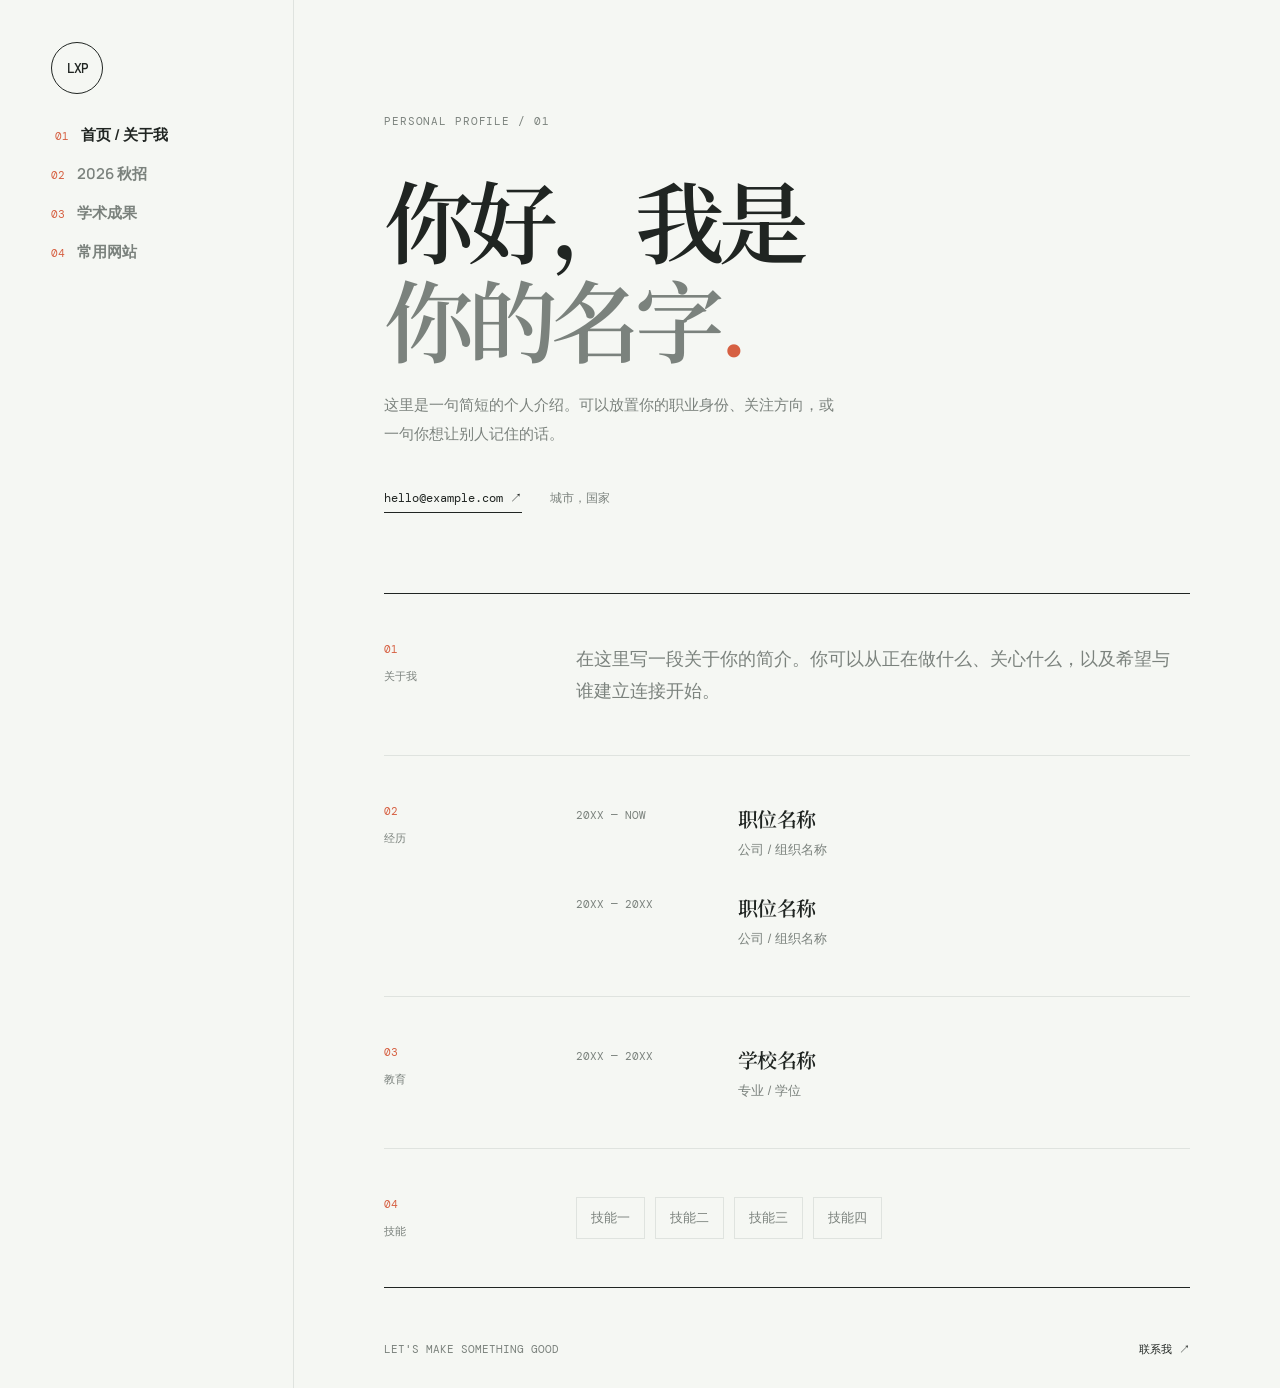
<file: index.html>
<!doctype html>
<html lang="zh-CN">
  <head>
    <meta charset="UTF-8" />
    <meta name="viewport" content="width=device-width, initial-scale=1.0" />
    <meta name="description" content="个人简历" />
    <title>个人简历 · Resume</title>
    <link rel="preconnect" href="https://fonts.googleapis.com" />
    <link rel="preconnect" href="https://fonts.gstatic.com" crossorigin />
    <link href="https://fonts.googleapis.com/css2?family=DM+Mono:wght@400;500&family=Manrope:wght@400;500;600;700&family=Noto+Serif+SC:wght@500;600;700&display=swap" rel="stylesheet" />
    <link rel="stylesheet" href="style.css" />
  </head>
  <body>
    <main class="page-shell">
      <aside class="sidebar">
        <div class="mark" aria-hidden="true">LXP</div>
        <nav class="site-nav" aria-label="主导航">
          <a class="active" href="index.html"><span>01</span>首页 / 关于我</a>
          <a href="hiring-2026.html"><span>02</span>2026 秋招</a>
          <a href="academic.html"><span>03</span>学术成果</a>
          <a href="common.html"><span>04</span>常用网站</a>
        </nav>
      </aside>

      <section class="content">
        <header class="hero">
          <p class="eyebrow">PERSONAL PROFILE / 01</p>
          <h1>你好，我是<br /><em>你的名字</em><span class="accent">.</span></h1>
          <p class="intro">这里是一句简短的个人介绍。可以放置你的职业身份、关注方向，或一句你想让别人记住的话。</p>
          <div class="contact-row">
            <a href="mailto:hello@example.com">hello@example.com ↗</a>
            <span>城市，国家</span>
          </div>
        </header>

        <div class="rule"></div>

        <section class="resume-section">
          <div class="section-label"><span>01</span><span>关于我</span></div>
          <div class="section-body empty-copy">在这里写一段关于你的简介。你可以从正在做什么、关心什么，以及希望与谁建立连接开始。</div>
        </section>

        <section class="resume-section split-section">
          <div class="section-label"><span>02</span><span>经历</span></div>
          <div class="section-body entries">
            <article class="entry">
              <div class="entry-meta">20XX — NOW</div>
              <div><h2>职位名称</h2><p>公司 / 组织名称</p></div>
            </article>
            <article class="entry">
              <div class="entry-meta">20XX — 20XX</div>
              <div><h2>职位名称</h2><p>公司 / 组织名称</p></div>
            </article>
          </div>
        </section>

        <section class="resume-section split-section">
          <div class="section-label"><span>03</span><span>教育</span></div>
          <div class="section-body entries">
            <article class="entry">
              <div class="entry-meta">20XX — 20XX</div>
              <div><h2>学校名称</h2><p>专业 / 学位</p></div>
            </article>
          </div>
        </section>

        <section class="resume-section split-section last-section">
          <div class="section-label"><span>04</span><span>技能</span></div>
          <div class="section-body skill-list">
            <span>技能一</span><span>技能二</span><span>技能三</span><span>技能四</span>
          </div>
        </section>

        <footer class="footer">
          <span>LET'S MAKE SOMETHING GOOD</span>
          <a href="mailto:hello@example.com">联系我 ↗</a>
        </footer>
      </section>
    </main>
  </body>
</html>
</file>
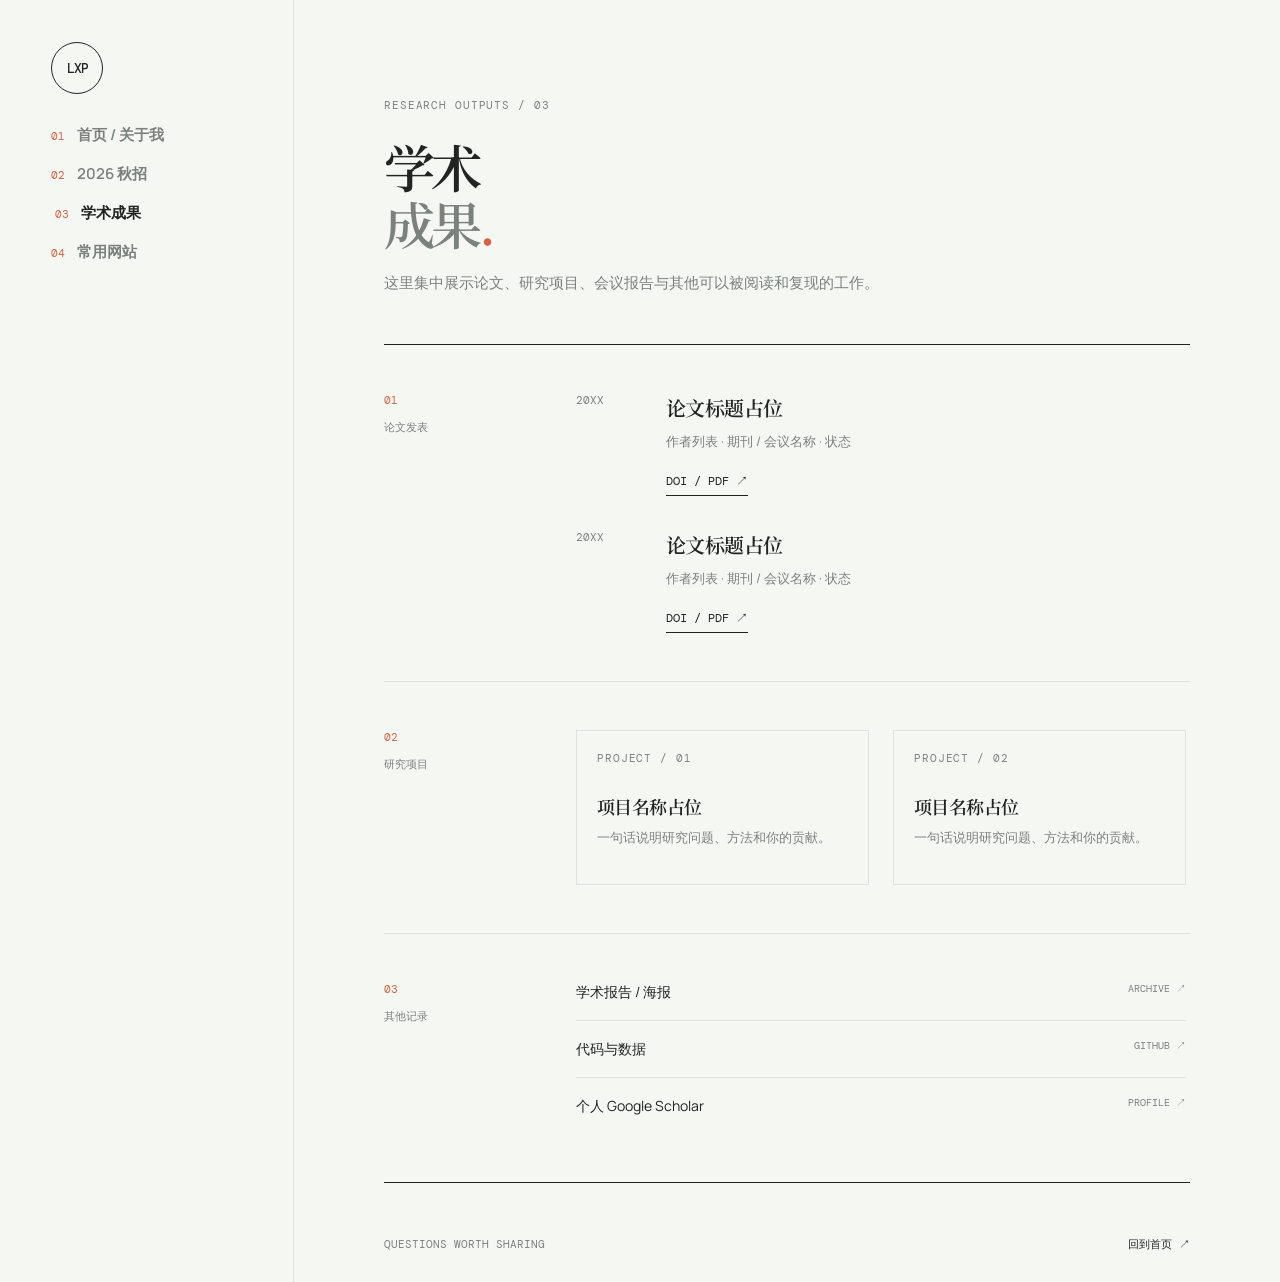
<file: academic.html>
<!doctype html>
<html lang="zh-CN">
  <head>
    <meta charset="UTF-8" />
    <meta name="viewport" content="width=device-width, initial-scale=1.0" />
    <meta name="description" content="学术成果与研究经历" />
    <title>学术成果 · Resume</title>
    <link rel="preconnect" href="https://fonts.googleapis.com" />
    <link rel="preconnect" href="https://fonts.gstatic.com" crossorigin />
    <link href="https://fonts.googleapis.com/css2?family=DM+Mono:wght@400;500&family=Manrope:wght@400;500;600;700&family=Noto+Serif+SC:wght@500;600;700&display=swap" rel="stylesheet" />
    <link rel="stylesheet" href="style.css" />
  </head>
  <body>
    <main class="page-shell">
      <aside class="sidebar">
        <div class="mark" aria-hidden="true">LXP</div>
        <nav class="site-nav" aria-label="主导航">
          <a href="index.html"><span>01</span>首页 / 关于我</a>
          <a href="hiring-2026.html"><span>02</span>2026 秋招</a>
          <a class="active" href="academic.html"><span>03</span>学术成果</a>
          <a href="common.html"><span>04</span>常用网站</a>
        </nav>
      </aside>

      <section class="content inner-page">
        <header class="page-heading">
          <p class="eyebrow">RESEARCH OUTPUTS / 03</p>
          <h1>学术<br /><em>成果</em><span class="accent">.</span></h1>
          <p class="intro">这里集中展示论文、研究项目、会议报告与其他可以被阅读和复现的工作。</p>
        </header>

        <div class="rule"></div>

        <section class="resume-section split-section">
          <div class="section-label"><span>01</span><span>论文发表</span></div>
          <div class="section-body publication-list">
            <article class="publication"><span class="pub-year">20XX</span><div><h2>论文标题占位</h2><p>作者列表 · 期刊 / 会议名称 · 状态</p><a href="#">DOI / PDF ↗</a></div></article>
            <article class="publication"><span class="pub-year">20XX</span><div><h2>论文标题占位</h2><p>作者列表 · 期刊 / 会议名称 · 状态</p><a href="#">DOI / PDF ↗</a></div></article>
          </div>
        </section>

        <section class="resume-section split-section">
          <div class="section-label"><span>02</span><span>研究项目</span></div>
          <div class="section-body project-grid">
            <article><span class="eyebrow">PROJECT / 01</span><h2>项目名称占位</h2><p>一句话说明研究问题、方法和你的贡献。</p></article>
            <article><span class="eyebrow">PROJECT / 02</span><h2>项目名称占位</h2><p>一句话说明研究问题、方法和你的贡献。</p></article>
          </div>
        </section>

        <section class="resume-section split-section last-section">
          <div class="section-label"><span>03</span><span>其他记录</span></div>
          <div class="section-body link-stack"><a href="#">学术报告 / 海报 <span>ARCHIVE ↗</span></a><a href="#">代码与数据 <span>GITHUB ↗</span></a><a href="#">个人 Google Scholar <span>PROFILE ↗</span></a></div>
        </section>

        <footer class="footer"><span>QUESTIONS WORTH SHARING</span><a href="index.html">回到首页 ↗</a></footer>
      </section>
    </main>
  </body>
</html>
</file>
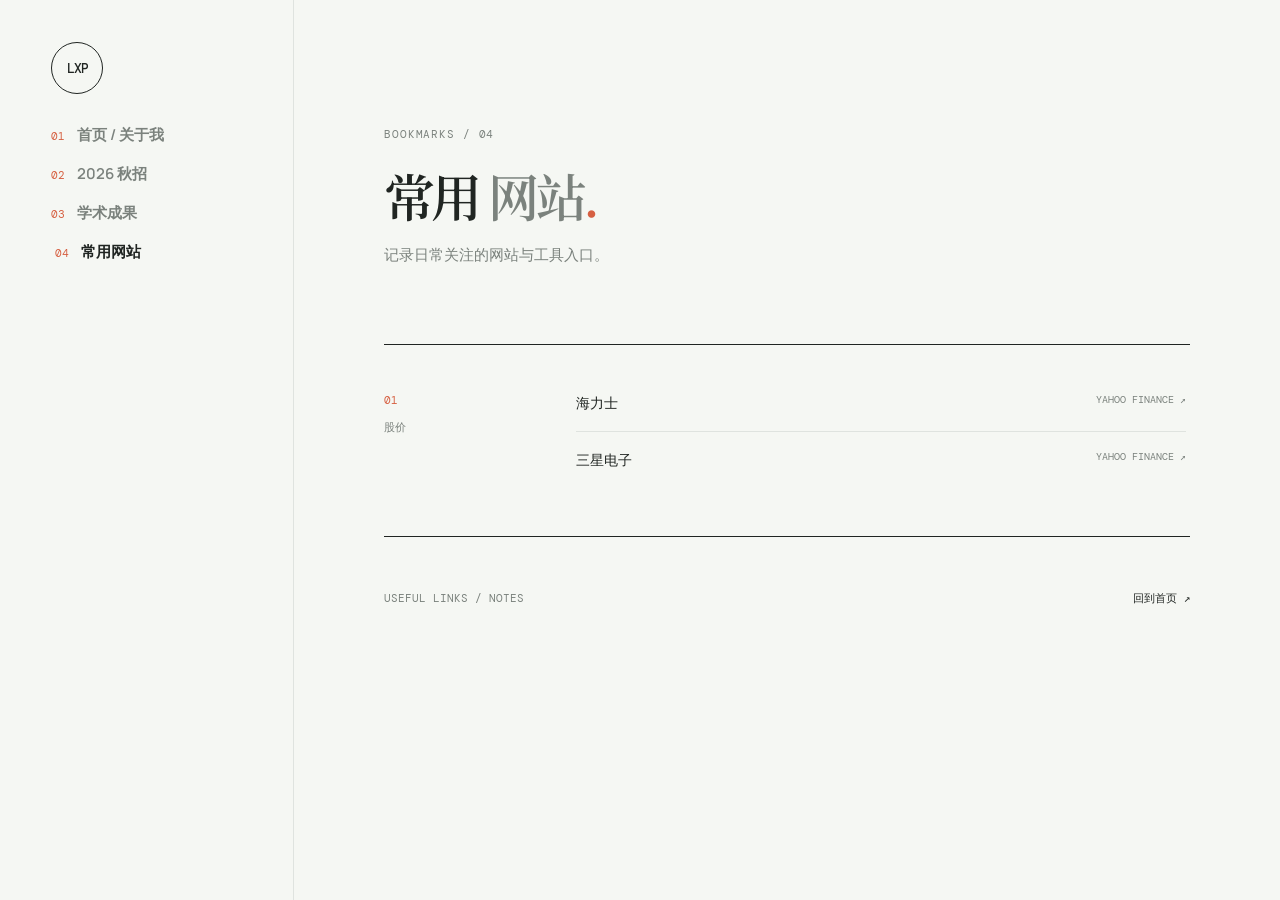
<file: common.html>
<!doctype html>
<html lang="zh-CN">
  <head>
    <meta charset="UTF-8" />
    <meta name="viewport" content="width=device-width, initial-scale=1.0" />
    <meta name="description" content="常用网站" />
    <title>常用网站 · Resume</title>
    <link rel="preconnect" href="https://fonts.googleapis.com" />
    <link rel="preconnect" href="https://fonts.gstatic.com" crossorigin />
    <link href="https://fonts.googleapis.com/css2?family=DM+Mono:wght@400;500&family=Manrope:wght@400;500;600;700&family=Noto+Serif+SC:wght@500;600;700&display=swap" rel="stylesheet" />
    <link rel="stylesheet" href="style.css" />
  </head>
  <body>
    <main class="page-shell">
      <aside class="sidebar">
        <div class="mark" aria-hidden="true">LXP</div>
        <nav class="site-nav" aria-label="主导航">
          <a href="index.html"><span>01</span>首页 / 关于我</a>
          <a href="hiring-2026.html"><span>02</span>2026 秋招</a>
          <a href="academic.html"><span>03</span>学术成果</a>
          <a class="active" href="common.html"><span>04</span>常用网站</a>
        </nav>
      </aside>

      <section class="content inner-page">
        <header class="page-heading">
          <p class="eyebrow">BOOKMARKS / 04</p>
          <h1>常用 <em>网站</em><span class="accent">.</span></h1>
          <p class="intro">记录日常关注的网站与工具入口。</p>
        </header>

        <div class="rule"></div>

        <section class="resume-section split-section last-section">
          <div class="section-label"><span>01</span><span>股价</span></div>
          <div class="section-body link-stack">
            <a href="https://hk.finance.yahoo.com/quote/000660.KS/" target="_blank" rel="noreferrer">海力士 <span>YAHOO FINANCE ↗</span></a>
            <a href="https://hk.finance.yahoo.com/quote/005930.KS/" target="_blank" rel="noreferrer">三星电子 <span>YAHOO FINANCE ↗</span></a>
          </div>
        </section>

        <footer class="footer"><span>USEFUL LINKS / NOTES</span><a href="index.html">回到首页 ↗</a></footer>
      </section>
    </main>
  </body>
</html>
</file>
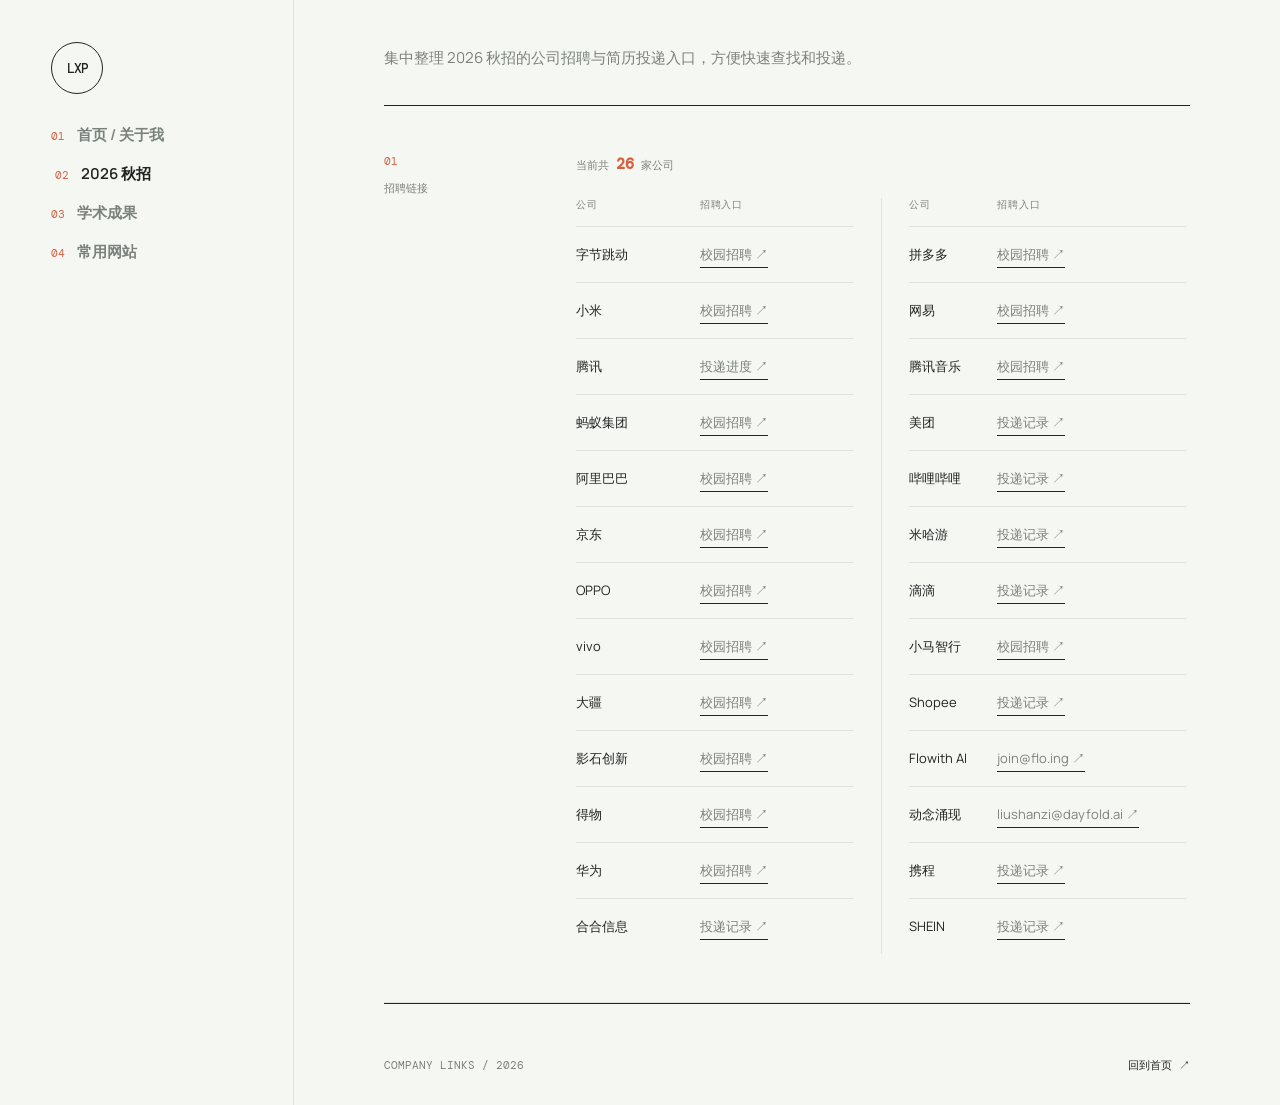
<file: hiring-2026.html>
<!doctype html>
<html lang="zh-CN">
  <head>
    <meta charset="UTF-8" />
    <meta name="viewport" content="width=device-width, initial-scale=1.0" />
    <meta name="description" content="2026 秋季校园招聘简历投递" />
    <title>2026 秋招 · Resume</title>
    <link rel="preconnect" href="https://fonts.googleapis.com" />
    <link rel="preconnect" href="https://fonts.gstatic.com" crossorigin />
    <link href="https://fonts.googleapis.com/css2?family=DM+Mono:wght@400;500&family=Manrope:wght@400;500;600;700&family=Noto+Serif+SC:wght@500;600;700&display=swap" rel="stylesheet" />
    <link rel="stylesheet" href="style.css" />
  </head>
  <body>
    <main class="page-shell">
      <aside class="sidebar">
        <div class="mark" aria-hidden="true">LXP</div>
        <nav class="site-nav" aria-label="主导航">
          <a href="index.html"><span>01</span>首页 / 关于我</a>
          <a class="active" href="hiring-2026.html"><span>02</span>2026 秋招</a>
          <a href="academic.html"><span>03</span>学术成果</a>
          <a href="common.html"><span>04</span>常用网站</a>
        </nav>
      </aside>

      <section class="content inner-page">
        <p class="hiring-intro">集中整理 2026 秋招的公司招聘与简历投递入口，方便快速查找和投递。</p>
        <div class="rule"></div>

        <section class="resume-section split-section">
          <div class="section-label"><span>01</span><span>招聘链接</span></div>
          <div class="section-body table-wrap">
            <p class="table-summary">当前共 <strong id="company-count">0</strong> 家公司</p>
            <div class="job-table-grid" id="job-table-grid">
            <table class="job-table">
              <thead><tr><th>公司</th><th>招聘入口</th></tr></thead>
              <tbody>
                <tr><td>字节跳动</td><td><a href="https://jobs.bytedance.com/campus/position/application" target="_blank" rel="noreferrer">校园招聘 ↗</a></td></tr>
                <tr><td>小米</td><td><a href="https://xiaomi.jobs.f.mioffice.cn/internship/position/application?spread=6AA3R7B" target="_blank" rel="noreferrer">校园招聘 ↗</a></td></tr>
                <tr><td>腾讯</td><td><a href="https://join.qq.com/progress.html" target="_blank" rel="noreferrer">投递进度 ↗</a></td></tr>
                <tr><td>蚂蚁集团</td><td><a href="https://talent.antgroup.com/personal/campus-application" target="_blank" rel="noreferrer">校园招聘 ↗</a></td></tr>
                <tr><td>阿里巴巴</td><td><a href="https://campus-talent.alibaba.com/personal/applications" target="_blank" rel="noreferrer">校园招聘 ↗</a></td></tr>
                <tr><td>京东</td><td><a href="https://campus.jd.com/#/myDeliver?type=present" target="_blank" rel="noreferrer">校园招聘 ↗</a></td></tr>
                <tr><td>OPPO</td><td><a href="https://careers.oppo.com/university/oppo/center/history" target="_blank" rel="noreferrer">校园招聘 ↗</a></td></tr>
                <tr><td>vivo</td><td><a href="https://hr-campus.vivo.com/personal/deliveryRecord" target="_blank" rel="noreferrer">校园招聘 ↗</a></td></tr>
                <tr><td>大疆</td><td><a href="https://apply.careers.dji.com/candidate/applications/deliver-query/dji" target="_blank" rel="noreferrer">校园招聘 ↗</a></td></tr>
                <tr><td>影石创新</td><td><a href="https://arashivision.jobs.feishu.cn/campus/position/application" target="_blank" rel="noreferrer">校园招聘 ↗</a></td></tr>
                <tr><td>得物</td><td><a href="https://campus.dewu.com/578078/position/application" target="_blank" rel="noreferrer">校园招聘 ↗</a></td></tr>
                <tr><td>华为</td><td><a href="https://career.huawei.com/cn/personal-center?pageType=myApplication&amp;recType=CR" target="_blank" rel="noreferrer">校园招聘 ↗</a></td></tr>
                <tr><td>合合信息</td><td><a href="https://intsig.zhiye.com/personal/deliveryRecord" target="_blank" rel="noreferrer">投递记录 ↗</a></td></tr>
                <tr><td>拼多多</td><td><a href="https://careers.pddglobalhr.com/campus/personal-center" target="_blank" rel="noreferrer">校园招聘 ↗</a></td></tr>
                <tr><td>网易</td><td><a href="https://campus.163.com/app/personal/apply?tab=huyu" target="_blank" rel="noreferrer">校园招聘 ↗</a></td></tr>
                <tr><td>腾讯音乐</td><td><a href="https://join.tencentmusic.com/deliver" target="_blank" rel="noreferrer">校园招聘 ↗</a></td></tr>
                <tr><td>美团</td><td><a href="https://zhaopin.meituan.com/web/personal-center/delivery-record" target="_blank" rel="noreferrer">投递记录 ↗</a></td></tr>
                <tr><td>哔哩哔哩</td><td><a href="https://jobs.bilibili.com/campus/records" target="_blank" rel="noreferrer">投递记录 ↗</a></td></tr>
                <tr><td>米哈游</td><td><a href="https://jobs.mihoyo.com/#/campus/applyRecord" target="_blank" rel="noreferrer">投递记录 ↗</a></td></tr>
                <tr><td>滴滴</td><td><a href="https://campus.didiglobal.com/campus_apply/didiglobal/96064#/candidateHome/applications" target="_blank" rel="noreferrer">投递记录 ↗</a></td></tr>
                <tr><td>小马智行</td><td><a href="https://ponyai.jobs.feishu.cn/ponycampus/position/application" target="_blank" rel="noreferrer">校园招聘 ↗</a></td></tr>
                <tr><td>Shopee</td><td><a href="https://app.mokahr.com/campus_apply/shopee/2962?recommendCode=DSRCTeAG#/candidateHome/applications" target="_blank" rel="noreferrer">投递记录 ↗</a></td></tr>
                <tr><td>Flowith AI</td><td><a href="mailto:join@flo.ing">join@flo.ing ↗</a></td></tr>
                <tr><td>动念涌现</td><td><a href="mailto:liushanzi@dayfold.ai">liushanzi@dayfold.ai ↗</a></td></tr>
                <tr><td>携程</td><td><a href="https://job.ctrip.com/#/personal-homepage" target="_blank" rel="noreferrer">投递记录 ↗</a></td></tr>
                <tr><td>SHEIN</td><td><a href="https://app.mokahr.com/campus-recruitment/shein/2932#/candidateHome/applications" target="_blank" rel="noreferrer">投递记录 ↗</a></td></tr>
              </tbody>
            </table>
            </div>
          </div>
        </section>

        <footer class="footer"><span>COMPANY LINKS / 2026</span><a href="index.html">回到首页 ↗</a></footer>
      </section>
    </main>
    <script>
      const tableGrid = document.getElementById("job-table-grid");
      const primaryTable = tableGrid.querySelector(".job-table");
      const rows = [...primaryTable.tBodies[0].rows];
      document.getElementById("company-count").textContent = rows.length;

      if (rows.length > 15) {
        const midpoint = Math.ceil(rows.length / 2);
        const secondTable = primaryTable.cloneNode(false);
        secondTable.innerHTML = primaryTable.tHead.outerHTML + "<tbody></tbody>";
        primaryTable.tBodies[0].replaceChildren(...rows.slice(0, midpoint));
        secondTable.tBodies[0].append(...rows.slice(midpoint));
        tableGrid.append(secondTable);
        tableGrid.classList.add("is-split");
      }
    </script>
  </body>
</html>
</file>
<file: style.css>
:root {
  --ink: #202522;
  --muted: #7b827d;
  --line: #dfe3df;
  --paper: #f5f7f3;
  --accent: #d66042;
  --serif: "Noto Serif SC", Georgia, serif;
  --sans: "Manrope", -apple-system, BlinkMacSystemFont, "Segoe UI", sans-serif;
  --mono: "DM Mono", monospace;
}

* { box-sizing: border-box; }
html { scroll-behavior: smooth; }
body { margin: 0; color: var(--ink); background: var(--paper); font-family: var(--sans); }
a { color: inherit; text-decoration: none; }
a:hover { color: var(--accent); }
.page-shell { display: grid; grid-template-columns: minmax(190px, 23vw) 1fr; min-height: 100vh; }
.sidebar { display: flex; flex-direction: column; justify-content: flex-start; padding: 42px clamp(24px, 4vw, 64px); border-right: 1px solid var(--line); }
.mark { display: grid; place-items: center; width: 52px; height: 52px; border: 1px solid var(--ink); border-radius: 50%; font: 500 13px var(--mono); letter-spacing: -.08em; }
.sidebar-copy { max-width: 150px; margin-top: auto; padding-top: 32px; }
.site-nav { display: grid; gap: 18px; margin-top: 30px; padding: 0 0 20px; }
.site-nav a { display: flex; align-items: baseline; gap: 12px; color: var(--muted); font: 600 15px var(--sans); transition: color .2s ease, transform .2s ease; }
.site-nav a span { color: var(--accent); font: 11px var(--mono); }
.site-nav a:hover, .site-nav a.active { color: var(--ink); transform: translateX(4px); }
.sidebar-footer { display: flex; flex-direction: column; gap: 12px; color: var(--muted); font: 11px var(--mono); text-transform: uppercase; }
.status-dot::before { display: inline-block; width: 6px; height: 6px; margin-right: 7px; content: ""; background: #709b6d; border-radius: 50%; }
.eyebrow { margin: 0; color: var(--muted); font: 11px var(--mono); letter-spacing: .08em; }
.muted { color: var(--muted); font-size: 13px; line-height: 1.8; }
.content { width: min(100%, 1040px); padding: 44px clamp(28px, 7vw, 120px) 32px clamp(28px, 7vw, 120px); }
.hero { min-height: 530px; display: flex; flex-direction: column; justify-content: center; padding: 70px 0 80px; }
.page-heading { min-height: 430px; display: flex; flex-direction: column; justify-content: center; padding: 72px 0 66px; }
.inner-page .page-heading { min-height: 300px; padding: 48px 0 40px; }
.inner-page h1 { max-width: 900px; margin: 26px 0 18px; font-size: clamp(36px, 4vw, 58px); white-space: nowrap; }
.inner-page .intro { max-width: 820px; white-space: nowrap; }
.hiring-intro { margin: 0 0 32px; color: var(--muted); font-size: 15px; line-height: 1.9; white-space: nowrap; }
h1 { max-width: 700px; margin: 42px 0 24px; font: 600 clamp(48px, 7vw, 96px)/1.1 var(--serif); letter-spacing: -.07em; }
h1 em { font-style: normal; color: var(--muted); }
.accent { color: var(--accent); }
.intro { max-width: 460px; margin: 0; color: var(--muted); font-size: 15px; line-height: 1.9; }
.contact-row { display: flex; flex-wrap: wrap; gap: 28px; margin-top: 42px; font: 12px var(--mono); }
.contact-row a { border-bottom: 1px solid var(--ink); padding-bottom: 5px; }
.contact-row span { color: var(--muted); }
.rule { height: 1px; background: var(--ink); }
.resume-section { display: grid; grid-template-columns: 150px 1fr; gap: 42px; padding: 48px 0; border-bottom: 1px solid var(--line); }
.section-label { display: flex; flex-direction: column; gap: 13px; color: var(--muted); font: 11px var(--mono); }
.section-label span:first-child { color: var(--accent); }
.section-body { max-width: 610px; }
.empty-copy { color: var(--muted); font-size: 18px; line-height: 1.8; }
.entries { display: grid; gap: 34px; }
.entry { display: grid; grid-template-columns: 140px 1fr; gap: 22px; }
.entry-meta { padding-top: 4px; color: var(--muted); font: 11px var(--mono); }
h2 { margin: 0 0 7px; font: 600 20px var(--serif); letter-spacing: -.03em; }
.entry p { margin: 0; color: var(--muted); font-size: 13px; }
.info-block { padding-bottom: 28px; border-bottom: 1px solid var(--line); }
.info-block:last-child { padding-bottom: 0; border-bottom: 0; }
.info-block .eyebrow { display: block; margin-bottom: 12px; }
.link-stack { display: grid; }
.link-stack a { display: flex; justify-content: space-between; gap: 20px; padding: 18px 0; border-bottom: 1px solid var(--line); font: 14px var(--sans); }
.link-stack a:first-child { padding-top: 0; }
.link-stack a:last-child { border-bottom: 0; }
.link-stack a span { color: var(--muted); font: 10px var(--mono); }
.table-wrap { overflow-x: auto; }
.table-summary { margin: 0 0 24px; color: var(--muted); font: 11px var(--mono); }
.table-summary strong { color: var(--accent); font-size: 15px; }
.job-table-grid { width: 100%; }
.job-table-grid.is-split { position: relative; display: grid; grid-template-columns: minmax(0, 1fr) minmax(0, 1fr); column-gap: 56px; }
.job-table-grid.is-split::after { position: absolute; top: 0; bottom: 0; left: 50%; width: 1px; content: ""; background: var(--line); }
.job-table-grid.is-split .job-table + .job-table { padding-left: 0; border-left: 0; }
.job-table { width: 100%; border-collapse: collapse; font-size: 13px; }
.job-table th { padding: 0 16px 14px 0; color: var(--muted); font: 10px var(--mono); font-weight: 400; letter-spacing: .08em; text-align: left; text-transform: uppercase; }
.job-table td { padding: 18px 16px 18px 0; border-top: 1px solid var(--line); white-space: nowrap; }
.job-table td:last-child { color: var(--muted); }
.job-table a { border-bottom: 1px solid var(--ink); padding-bottom: 4px; }
.contact-card p { margin: 0 0 22px; color: var(--muted); line-height: 1.8; }
.contact-email, .publication a { display: inline-block; padding-bottom: 5px; border-bottom: 1px solid var(--ink); font: 12px var(--mono); }
.publication-list { display: grid; gap: 34px; }
.publication { display: grid; grid-template-columns: 70px 1fr; gap: 20px; }
.pub-year { color: var(--muted); font: 11px var(--mono); }
.publication h2 { margin-bottom: 8px; }
.publication p, .project-grid p { margin: 0 0 16px; color: var(--muted); font-size: 13px; line-height: 1.7; }
.project-grid { display: grid; grid-template-columns: repeat(2, minmax(0, 1fr)); gap: 24px; }
.project-grid article { padding: 20px; border: 1px solid var(--line); }
.project-grid .eyebrow { display: block; margin-bottom: 28px; }
.project-grid h2 { font-size: 18px; }
.skill-list { display: flex; flex-wrap: wrap; gap: 10px; }
.skill-list span { padding: 10px 14px; border: 1px solid var(--line); color: var(--muted); font-size: 13px; }
.last-section { border-bottom: 0; }
.footer { display: flex; justify-content: space-between; gap: 24px; padding-top: 54px; border-top: 1px solid var(--ink); color: var(--muted); font: 11px var(--mono); }
.footer a { color: var(--ink); }
@media (max-width: 680px) {
  .page-shell { display: block; }
  .sidebar { min-height: auto; flex-direction: row; align-items: center; padding: 24px 28px; border-right: 0; border-bottom: 1px solid var(--line); }
  .sidebar-copy, .sidebar-footer { display: none; }
  .site-nav { display: flex; gap: 14px; margin: 0 0 0 auto; padding: 0; }
  .site-nav a { font-size: 11px; }
  .site-nav a span { display: none; }
  .content { padding: 0 28px 28px; }
  .hero { min-height: 480px; padding: 70px 0 66px; }
  .page-heading { min-height: 360px; padding: 60px 0 50px; }
  .inner-page .intro { white-space: normal; }
  .inner-page h1 { white-space: normal; }
  .hiring-intro { white-space: normal; }
  .resume-section { grid-template-columns: 1fr; gap: 25px; padding: 36px 0; }
  .section-label { flex-direction: row; gap: 12px; }
  .entry { grid-template-columns: 1fr; gap: 8px; }
  .publication { grid-template-columns: 1fr; gap: 8px; }
  .project-grid { grid-template-columns: 1fr; }
  .job-table-grid.is-split { display: block; }
  .job-table-grid.is-split::after { display: none; }
  .job-table-grid.is-split .job-table + .job-table { margin-top: 24px; padding-left: 0; border-left: 0; }
  .footer { flex-direction: column; gap: 14px; }
}
@media (prefers-reduced-motion: reduce) { html { scroll-behavior: auto; } }
</file>
